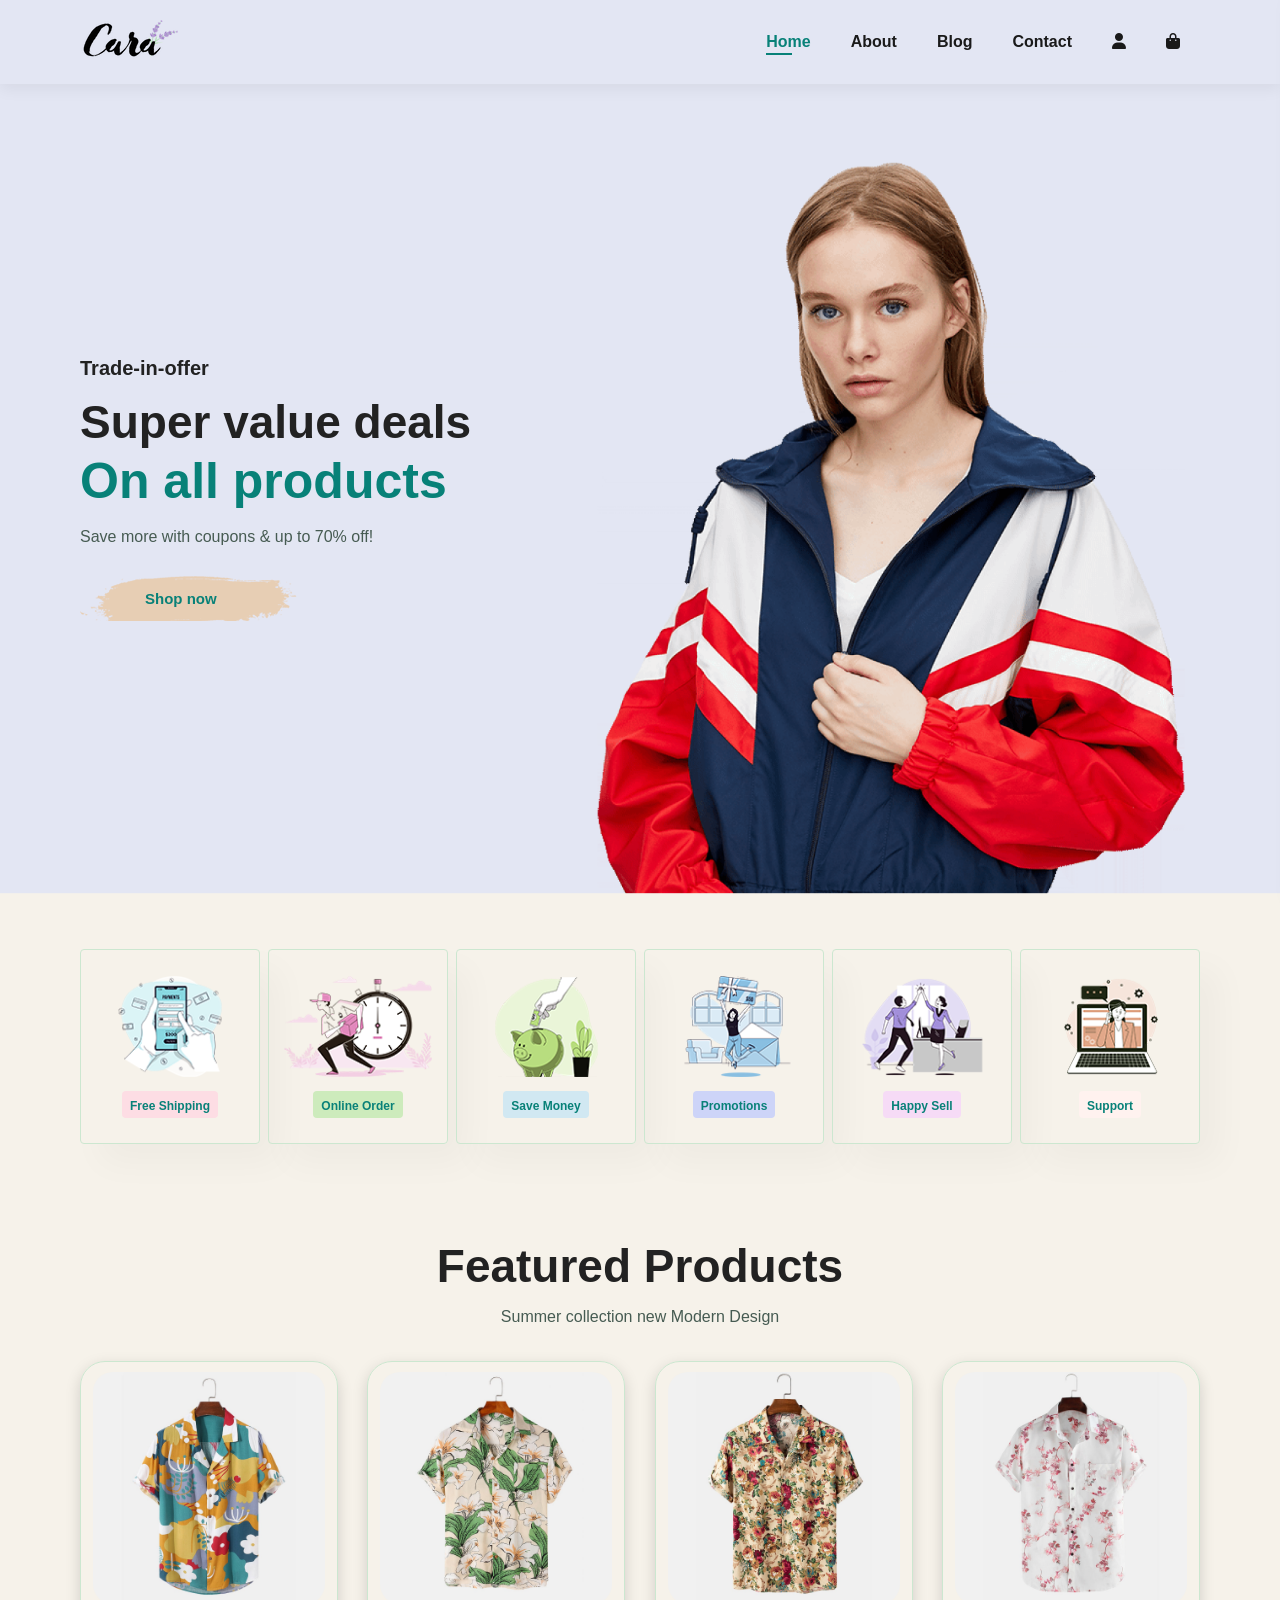
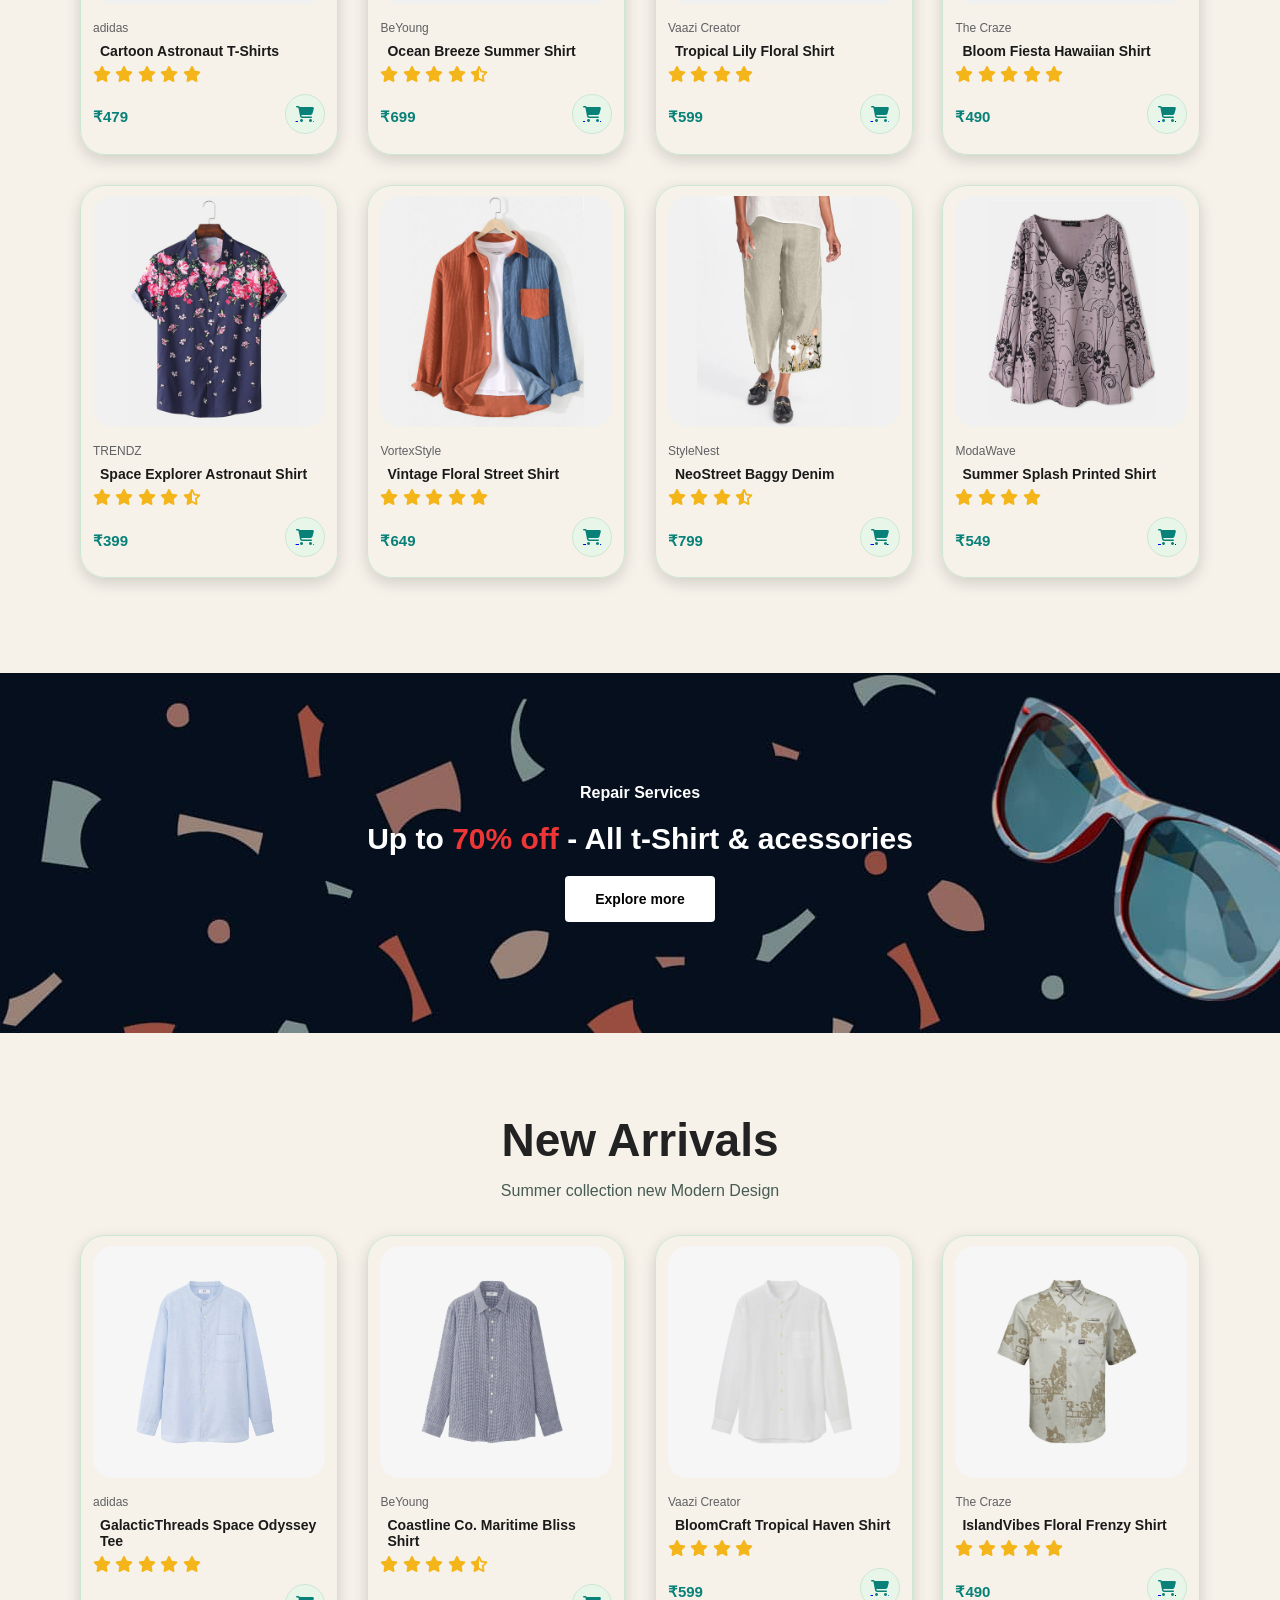
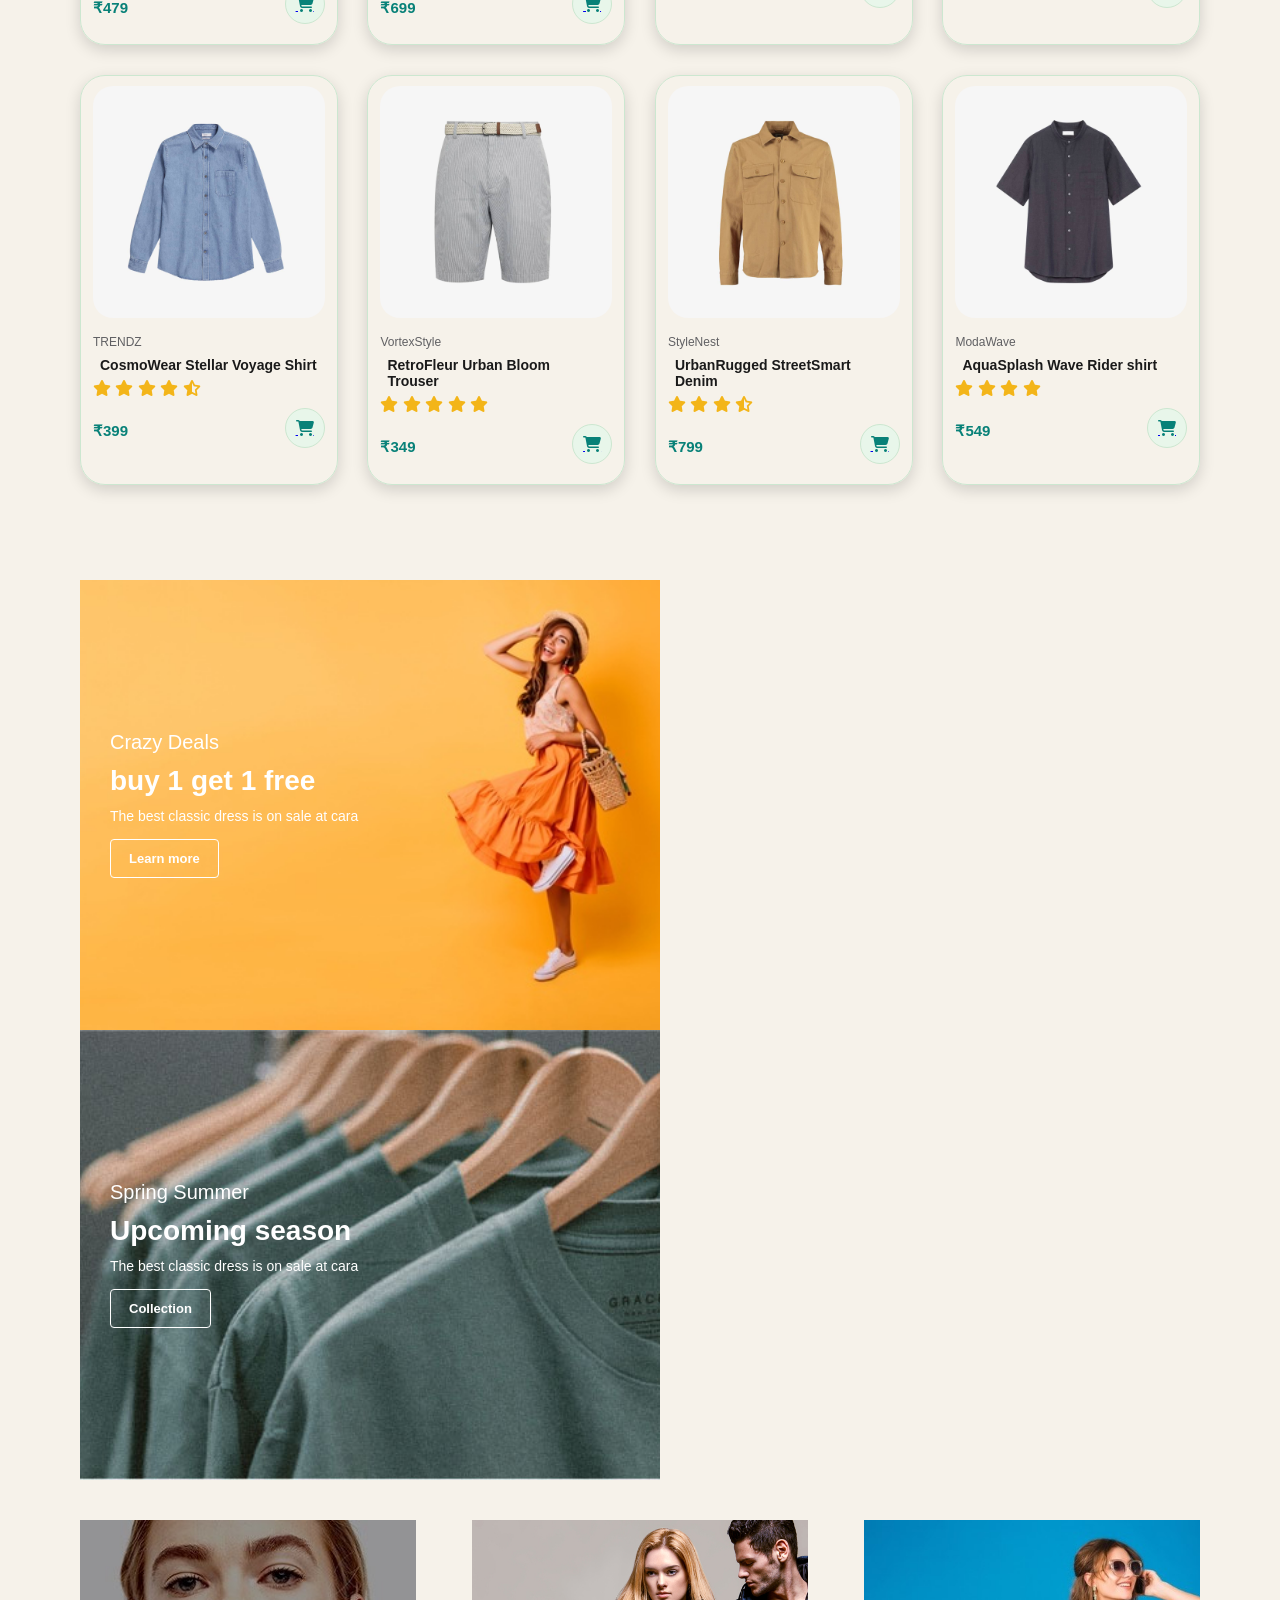
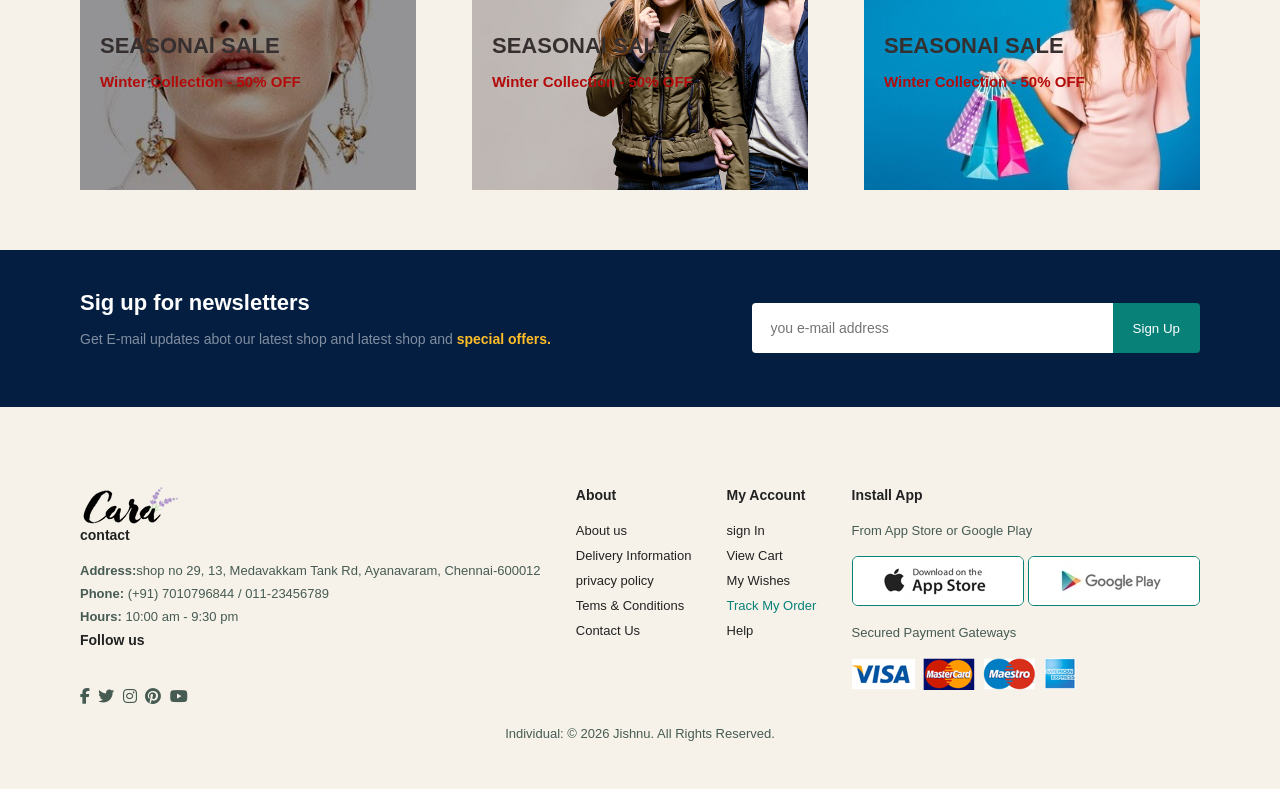
<file: index.html>
<!DOCTYPE html>
<html lang="en">
<head>
    <meta charset="UTF-8">
    <meta name="viewport" content="width=device-width, initial-scale=1.0">
    <title><ECOMMERCE-WEBSITE></title>
    <link rel="stylesheet" href="ecom.css">
    <!-- Font Awesome CDN -->
<link rel="stylesheet" href="https://cdnjs.cloudflare.com/ajax/libs/font-awesome/6.4.2/css/all.min.css"
/>
</head>
<body>

    <section id="header">
        <a href="#"> <img src="img/button/logo.png" class="logo"></a>

        <div>
         <ul id="navbar">
        <li><a class="active" href="index.html">Home</a></li>
        <li><a href="about.html">About</a></li>
        <li><a href="blog.html">Blog</a></li>
        <li><a href="contact.html">Contact</a></li>
        <li><a href="login.html"><i class="fas fa-user"></i></a></li>
        <li id="cart-icon"><a href="#"><i class="fas fa-bag-shopping"></i></a></li>
        </ul>
        </div>
    </section>


    <section id="hero">
        <h4>Trade-in-offer</h4>
        <h2>Super value deals</h2>
        <h1>On all products</h1>
        <p>Save more with coupons & up to 70% off! </p>
        <button class="normal">Shop now</button>
    </section>

    <section id="feature" class="section-p1">
        <div class="fe-box">
            <img src="img/features/f1.png" alt="">
            <h6>Free Shipping</h6>
        </div>

         <div class="fe-box">
            <img src="img/features/f2.png" alt="">
            <h6>Online Order</h6>
        </div>

         <div class="fe-box">
            <img src="img/features/f3.png" alt="">
            <h6>Save Money</h6>
        </div>

         <div class="fe-box">
            <img src="img/features/f4.png" alt="">
            <h6>Promotions</h6>
        </div>

         <div class="fe-box">
            <img src="img/features/f5.png" alt="">
            <h6>Happy Sell</h6>
        </div>

         <div class="fe-box">
            <img src="img/features/f6.png" alt="">
            <h6>Support</h6>
        </div>
    </section>

 <section id="product-1" class="section-p1">

<h2>Featured Products</h2>
<p>Summer collection new Modern Design</p>

<div class="pro-container">

<div class="pro">
<img src="img/products/f1.jpg" alt="">
<div class="des">
<span>adidas</span>
<h5>Cartoon Astronaut T-Shirts</h5>

<div class="star">
<i class="fas fa-star"></i>
<i class="fas fa-star"></i>
<i class="fas fa-star"></i>
<i class="fas fa-star"></i>
<i class="fas fa-star"></i>
</div>

<div class="price-cart">
<h4>₹479</h4>
<a href="#"><i class="fas fa-shopping-cart cart"></i></a>
</div>

</div>
</div>


<div class="pro">
<img src="img/products/f2.jpg" alt="">
<div class="des">
<span>BeYoung</span>
<h5>Ocean Breeze Summer Shirt</h5>

<div class="star">
<i class="fas fa-star"></i>
<i class="fas fa-star"></i>
<i class="fas fa-star"></i>
<i class="fas fa-star"></i>
<i class="fas fa-star-half-alt"></i>
</div>

<div class="price-cart">
<h4>₹699</h4>
<a href="#"><i class="fas fa-shopping-cart cart"></i></a>
</div>

</div>
</div>

<div class="pro">
<img src="img/products/f3.jpg" alt="">
<div class="des">
<span>Vaazi Creator</span>
<h5>Tropical Lily Floral Shirt</h5>

<div class="star">
<i class="fas fa-star"></i>
<i class="fas fa-star"></i>
<i class="fas fa-star"></i>
<i class="fas fa-star"></i>
</div>

<div class="price-cart">
<h4>₹599</h4>
<a href="#"><i class="fas fa-shopping-cart cart"></i></a>
</div>

</div>
</div>

<div class="pro">
<img src="img/products/f4.jpg" alt="">
<div class="des">
<span>The Craze</span>
<h5>Bloom Fiesta Hawaiian Shirt</h5>

<div class="star">
<i class="fas fa-star"></i>
<i class="fas fa-star"></i>
<i class="fas fa-star"></i>
<i class="fas fa-star"></i>
<i class="fas fa-star"></i>
</div>

<div class="price-cart">
<h4>₹490</h4>
<a href="#"><i class="fas fa-shopping-cart cart"></i></a>
</div>

</div>
</div>

<div class="pro">
<img src="img/products/f5.jpg" alt="">
<div class="des">
<span>TRENDZ</span>
<h5>Space Explorer Astronaut Shirt</h5>

<div class="star">
<i class="fas fa-star"></i>
<i class="fas fa-star"></i>
<i class="fas fa-star"></i>
<i class="fas fa-star"></i>
<i class="fas fa-star-half-alt"></i>

</div>

<div class="price-cart">
<h4>₹399</h4>
<a href="#"><i class="fas fa-shopping-cart cart"></i></a>
</div>

</div>
</div>

<div class="pro">
<img src="img/products/f6.jpg" alt="">
<div class="des">
<span>VortexStyle</span>
<h5>Vintage Floral Street Shirt</h5>

<div class="star">
<i class="fas fa-star"></i>
<i class="fas fa-star"></i>
<i class="fas fa-star"></i>
<i class="fas fa-star"></i>
<i class="fas fa-star"></i>
</div>

<div class="price-cart">
<h4>₹649</h4>
<a href="#"><i class="fas fa-shopping-cart cart"></i></a>
</div>

</div>
</div>

<div class="pro">
<img src="img/products/f7.jpg" alt="">
<div class="des">
<span>StyleNest</span>
<h5>NeoStreet Baggy Denim</h5>

<div class="star">
<i class="fas fa-star"></i>
<i class="fas fa-star"></i>
<i class="fas fa-star"></i>
<i class="fas fa-star-half-alt"></i>
</div>

<div class="price-cart">
<h4>₹799</h4>
<a href="#"><i class="fas fa-shopping-cart cart"></i></a>
</div>

</div>
</div>

<div class="pro">
<img src="img/products/f8.jpg" alt="">
<div class="des">
<span>ModaWave</span>
<h5>Summer Splash Printed Shirt	</h5>

<div class="star">
<i class="fas fa-star"></i>
<i class="fas fa-star"></i>
<i class="fas fa-star"></i>
<i class="fas fa-star"></i>

</div>

<div class="price-cart">
<h4>₹549</h4>
<a href="#"><i class="fas fa-shopping-cart cart"></i></a>
</div>

</div>
</div>

</div>

</section>
 
<section id="banner" class="section-m1">
    <h4>Repair Services</h4>
    <h2>Up to <span>70% off</span> - All t-Shirt & acessories</h2>
    <button class="normal">Explore more</button>

</section>


 <section id="product-1" class="section-p1">

<h2>New Arrivals</h2>
<p>Summer collection new Modern Design</p>

<div class="pro-container">

<div class="pro">
<img src="img/products/n1.jpg" alt="">
<div class="des">
<span>adidas</span>
<h5>GalacticThreads Space Odyssey Tee</h5>

<div class="star">
<i class="fas fa-star"></i>
<i class="fas fa-star"></i>
<i class="fas fa-star"></i>
<i class="fas fa-star"></i>
<i class="fas fa-star"></i>
</div>

<div class="price-cart">
<h4>₹479</h4>
<a href="#"><i class="fas fa-shopping-cart cart"></i></a>
</div>

</div>
</div>


<div class="pro">
<img src="img/products/n2.jpg" alt="">
<div class="des">
<span>BeYoung</span>
<h5>Coastline Co. Maritime Bliss Shirt</h5>

<div class="star">
<i class="fas fa-star"></i>
<i class="fas fa-star"></i>
<i class="fas fa-star"></i>
<i class="fas fa-star"></i>
<i class="fas fa-star-half-alt"></i>
</div>

<div class="price-cart">
<h4>₹699</h4>
<a href="#"><i class="fas fa-shopping-cart cart"></i></a>
</div>

</div>
</div>

<div class="pro">
<img src="img/products/n3.jpg" alt="">
<div class="des">
<span>Vaazi Creator</span>
<h5>BloomCraft Tropical Haven Shirt</h5>

<div class="star">
<i class="fas fa-star"></i>
<i class="fas fa-star"></i>
<i class="fas fa-star"></i>
<i class="fas fa-star"></i>
</div>

<div class="price-cart">
<h4>₹599</h4>
<a href="#"><i class="fas fa-shopping-cart cart"></i></a>
</div>

</div>
</div>

<div class="pro">
<img src="img/products/n4.jpg" alt="">
<div class="des">
<span>The Craze</span>
<h5>IslandVibes Floral Frenzy Shirt</h5>

<div class="star">
<i class="fas fa-star"></i>
<i class="fas fa-star"></i>
<i class="fas fa-star"></i>
<i class="fas fa-star"></i>
<i class="fas fa-star"></i>
</div>

<div class="price-cart">
<h4>₹490</h4>
<a href="#"><i class="fas fa-shopping-cart cart"></i></a>
</div>

</div>
</div>

<div class="pro">
<img src="img/products/n5.jpg" alt="">
<div class="des">
<span>TRENDZ</span>
<h5> CosmoWear Stellar Voyage Shirt</h5>

<div class="star">
<i class="fas fa-star"></i>
<i class="fas fa-star"></i>
<i class="fas fa-star"></i>
<i class="fas fa-star"></i>
<i class="fas fa-star-half-alt"></i>

</div>

<div class="price-cart">
<h4>₹399</h4>
<a href="#"><i class="fas fa-shopping-cart cart"></i></a>
</div>

</div>
</div>

<div class="pro">
<img src="img/products/n6.jpg" alt="">
<div class="des">
<span>VortexStyle</span>
<h5>RetroFleur Urban Bloom Trouser</h5>

<div class="star">
<i class="fas fa-star"></i>
<i class="fas fa-star"></i>
<i class="fas fa-star"></i>
<i class="fas fa-star"></i>
<i class="fas fa-star"></i>
</div>

<div class="price-cart">
<h4>₹349</h4>
<a href="#"><i class="fas fa-shopping-cart cart"></i></a>
</div>

</div>
</div>

<div class="pro">
<img src="img/products/n7.jpg" alt="">
<div class="des">
<span>StyleNest</span>
<h5>UrbanRugged StreetSmart Denim</h5>

<div class="star">
<i class="fas fa-star"></i>
<i class="fas fa-star"></i>
<i class="fas fa-star"></i>
<i class="fas fa-star-half-alt"></i>
</div>

<div class="price-cart">
<h4>₹799</h4>
<a href="#"><i class="fas fa-shopping-cart cart"></i></a>
</div>

</div>
</div>

<div class="pro">
<img src="img/products/n8.jpg" alt="">
<div class="des">
<span>ModaWave</span>
<h5>AquaSplash Wave Rider shirt</h5>

<div class="star">
<i class="fas fa-star"></i>
<i class="fas fa-star"></i>
<i class="fas fa-star"></i>
<i class="fas fa-star"></i>

</div>

<div class="price-cart">
<h4>₹549</h4>
<a href="#"><i class="fas fa-shopping-cart cart"></i></a>
</div>

</div>
</div>

</div>

</section>

<section id="sm-banner" class="section-p1">
    <div class="banner-box">
        <h4>Crazy Deals</h4>
        <h2>buy 1 get 1 free</h2>
        <span>The best classic dress is on sale at cara</span>
        <button class="white">Learn more</button>
    </div>
    <div class="banner-box2">
        <h4>Spring Summer</h4>
        <h2>Upcoming season</h2>
        <span>The best classic dress is on sale at cara</span>
        <button class="white">Collection</button>
    </div>
</section>

<section id="banner-3">
        <div class="banner-box">
        <h2>SEASONAl SALE</h2>
        <h3>Winter Collection - 50% OFF</h3>
    </div>
        <div class="banner-box3">
        <h2>SEASONAl SALE</h2>
        <h3>Winter Collection - 50% OFF</h3>
    </div>
        <div class="banner-box4">
        <h2>SEASONAl SALE</h2>
        <h3>Winter Collection - 50% OFF</h3>
    </div>

</section>
 
<section id="newsletter" class="section-p1 section-m1">
    <div class="newstext">
        <h4>Sig up for newsletters</h4>
        <p>Get E-mail updates abot our latest shop and latest shop and <span> special offers.</span></p>
    </div>
    <div class="form">
        <input type="text" placeholder="you e-mail address">
        <button>Sign Up</button>
    </div>
</section>

<footer class="section-p1">
    <div class="col">
        <img src="img/button/logo.png" alt="">
        <h4>contact</h4>
        <p><strong>Address:</strong>shop no 29, 13, Medavakkam Tank Rd, Ayanavaram, Chennai-600012</p>
        <p><strong>Phone:</strong> (+91) 7010796844 / 011-23456789</p>
        <p><strong>Hours:</strong> 10:00 am - 9:30 pm</p>
        <div class="follow">
            <h4>Follow us</h4>
            <div class="icon">
                <i class="fab fa-facebook-f"></i>
                <i class="fab fa-twitter"></i>
                <i class="fab fa-instagram"></i>
                <i class="fab fa-pinterest"></i>
                <i class="fab fa-youtube"></i>
            </div>
        </div>
    </div>

    <div class="col">
        <h4>About</h4>
        <a href="#">About us</a>
        <a href="#">Delivery Information</a>
        <a href="#">privacy policy</a>
        <a href="#">Tems & Conditions</a>
        <a href="#">Contact Us</a>
    </div>
        <div class="col">
        <h4>My Account</h4>
        <a href="#">sign In</a>
        <a href="#">View Cart</a>
        <a href="#">My Wishes</a>
        <a href="#">Track My Order</a>
        <a href="#">Help</a>
    </div>
    <div class="col install">
        <h4>Install App</h4>
        <p>From App Store or Google Play</p>
        <div class="row">
            <img src="img/pay/app.jpg">
            <img src="img/pay/play.jpg">
        </div>
        <p>Secured Payment Gateways</p>
        <img src="img/pay/pay.png">
    </div>
    <div class="copyright">
        <p>Individual: © 2026 Jishnu. All Rights Reserved.</p>
    </div>
</footer>

  



    <script src="ecom.js"></script>
</body>
</html>
</file>
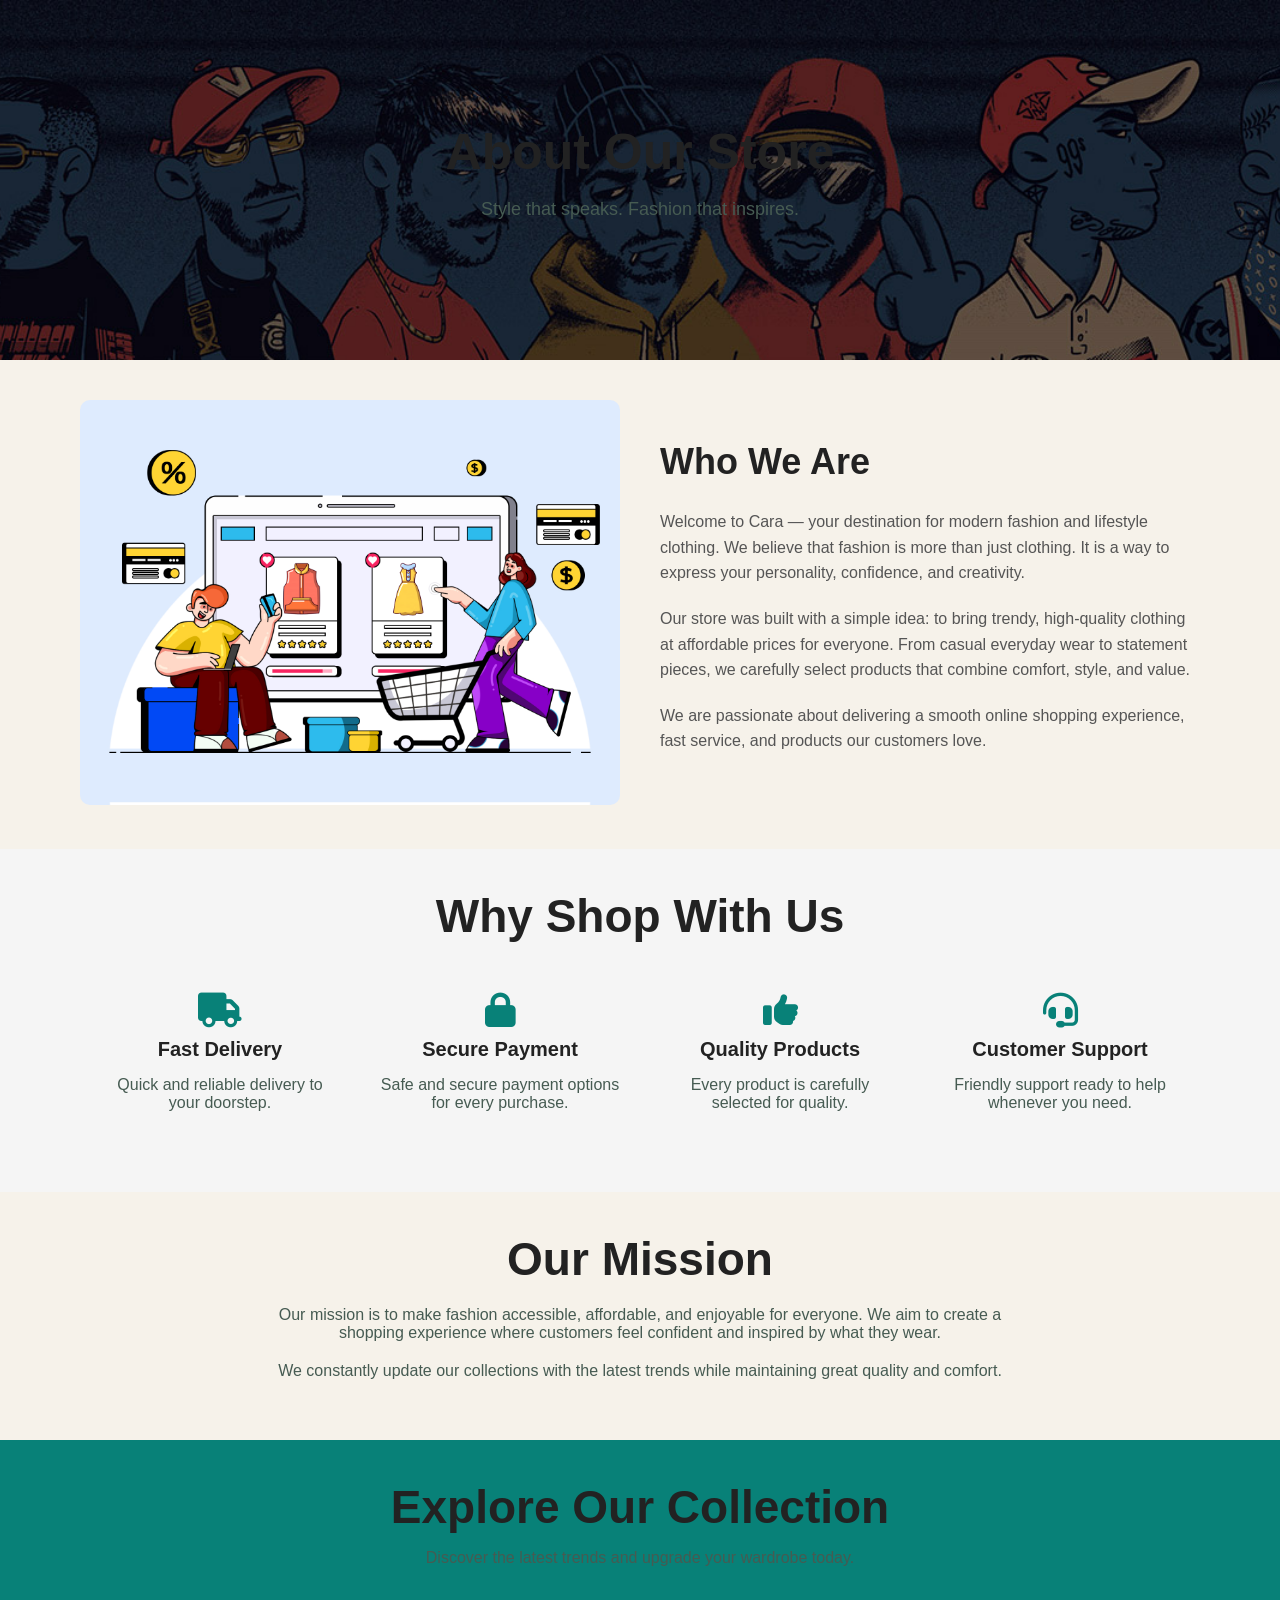
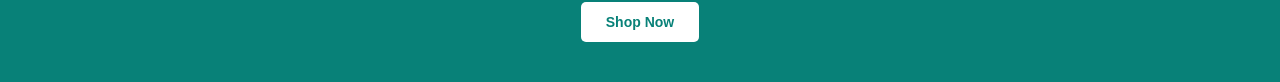
<file: about.html>
<!DOCTYPE html>
<html lang="en">
<head>
<meta charset="UTF-8">
<meta name="viewport" content="width=device-width, initial-scale=1.0">
<title>About Us - Cara</title>

<link rel="stylesheet" href="ecom.css">

<link rel="stylesheet"
href="https://cdnjs.cloudflare.com/ajax/libs/font-awesome/6.4.2/css/all.min.css">
</head>

<body>

<section id="about-hero">
    <h1>About Our Store</h1>
    <p>Style that speaks. Fashion that inspires.</p>
</section>

<section id="about" class="section-p1">

<div class="about-container">

<div class="about-image">
<img src="img/about/a6.jpg">
</div>

<div class="about-text">
<h2>Who We Are</h2>

<p>
Welcome to Cara — your destination for modern fashion and lifestyle clothing.
We believe that fashion is more than just clothing. It is a way to express your
personality, confidence, and creativity.
</p>

<p>
Our store was built with a simple idea: to bring trendy, high-quality clothing
at affordable prices for everyone. From casual everyday wear to statement
pieces, we carefully select products that combine comfort, style, and value.
</p>

<p>
We are passionate about delivering a smooth online shopping experience,
fast service, and products our customers love.
</p>

</div>

</div>

</section>


<section id="why-us" class="section-p1">

<h2>Why Shop With Us</h2>

<div class="features">

<div class="feature-box">
<i class="fas fa-truck"></i>
<h4>Fast Delivery</h4>
<p>Quick and reliable delivery to your doorstep.</p>
</div>

<div class="feature-box">
<i class="fas fa-lock"></i>
<h4>Secure Payment</h4>
<p>Safe and secure payment options for every purchase.</p>
</div>

<div class="feature-box">
<i class="fas fa-thumbs-up"></i>
<h4>Quality Products</h4>
<p>Every product is carefully selected for quality.</p>
</div>

<div class="feature-box">
<i class="fas fa-headset"></i>
<h4>Customer Support</h4>
<p>Friendly support ready to help whenever you need.</p>
</div>

</div>

</section>


<section id="about-store" class="section-p1">

<h2>Our Mission</h2>

<p>
Our mission is to make fashion accessible, affordable, and enjoyable for
everyone. We aim to create a shopping experience where customers feel
confident and inspired by what they wear.
</p>

<p>
We constantly update our collections with the latest trends while maintaining
great quality and comfort.
</p>

</section>


<section id="cta" class="section-p1">

<h2>Explore Our Collection</h2>
<p>Discover the latest trends and upgrade your wardrobe today.</p>

<a href="index.html">
<button class="normal">Shop Now</button>
</a>

</section>

</body>
</html>
</file>
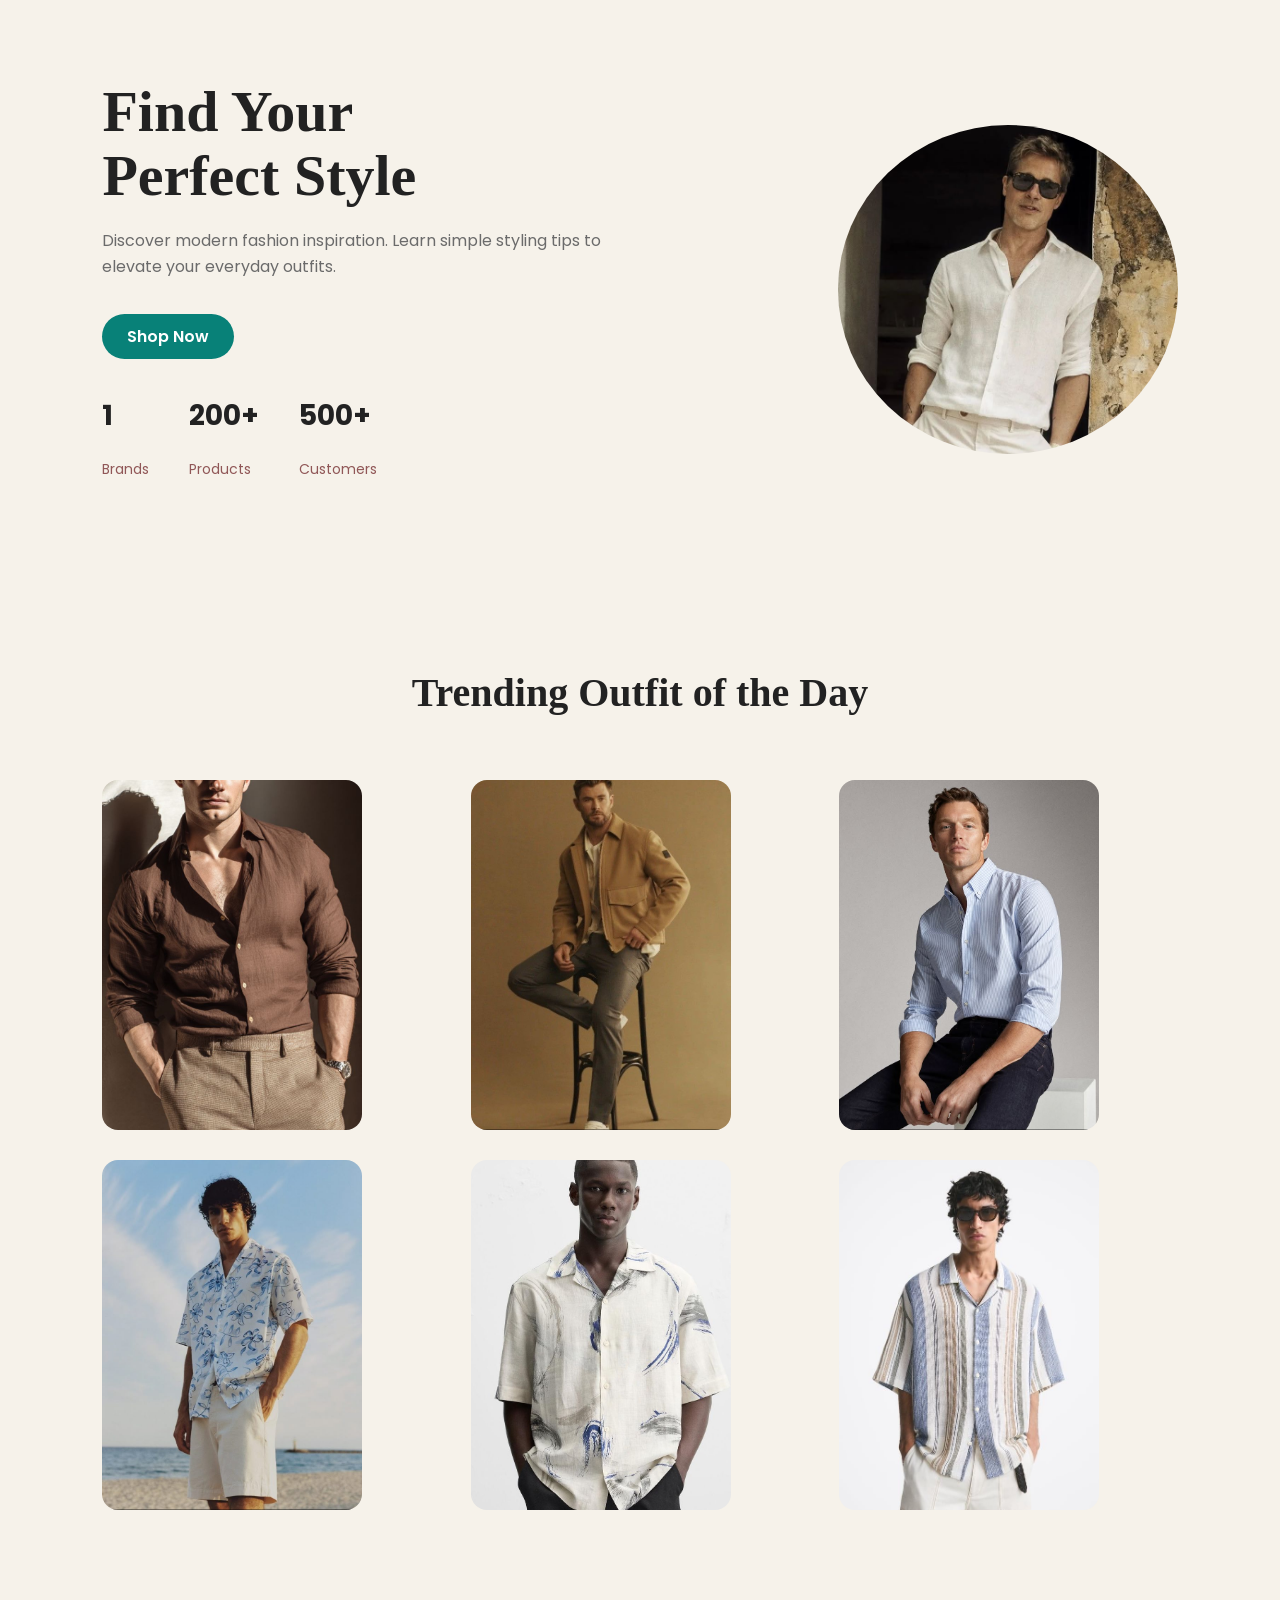
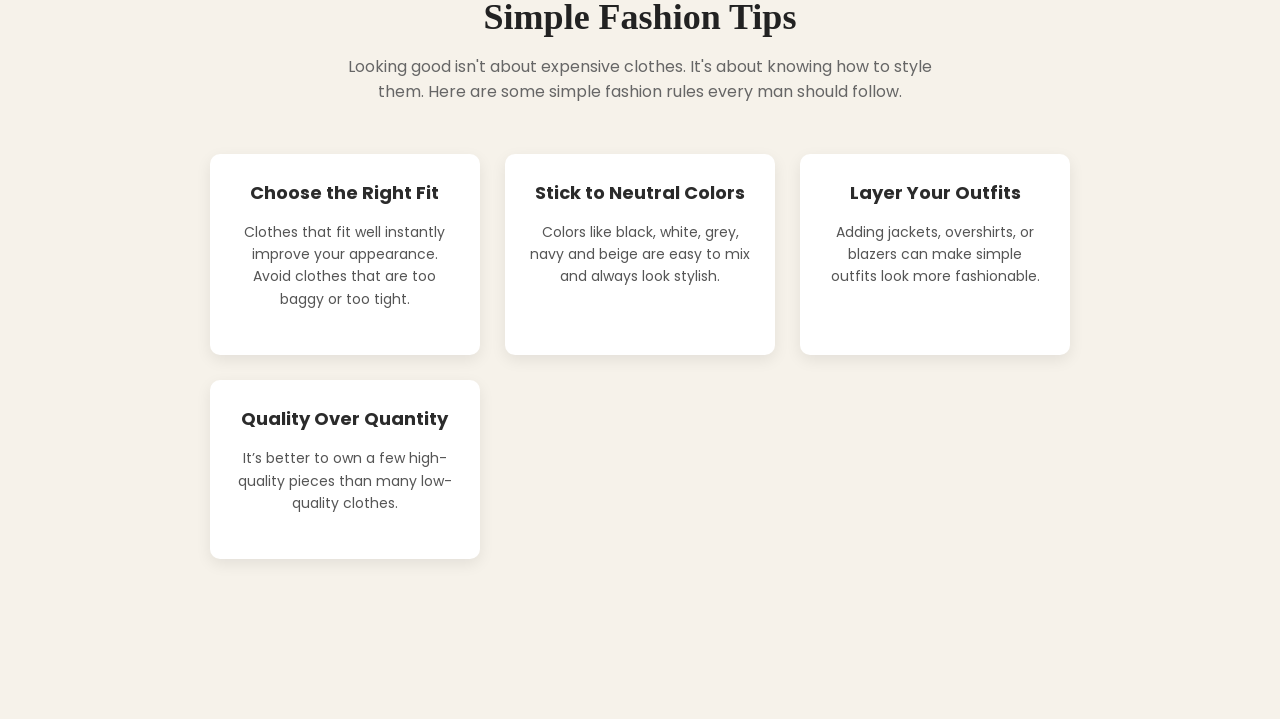
<file: blog.html>
<!DOCTYPE html>
<html lang="en">

<head>
<meta charset="UTF-8">
<meta name="viewport" content="width=device-width, initial-scale=1.0">
<title>Fashion Blog</title>
<link rel="stylesheet" href="ecom.css">

<link href="https://fonts.googleapis.com/css2?family=Poppins:wght@300;400;500&display=swap" rel="stylesheet">
</head>

<body>

<!-- HERO SECTION -->

<section class="hero">

<div class="hero-text">

<h1>Find Your<br>Perfect Style</h1>

<p>
Discover modern fashion inspiration. Learn simple styling tips
to elevate your everyday outfits.
</p>
<a href="index.html">
    <button class="shop-btn">Shop Now</button>
</a>

<div class="stats">

<div>
<h2>1</h2>
<p>Brands</p>
</div>

<div>
<h2>200+</h2>
<p>Products</p>
</div>

<div>
<h2>500+</h2>
<p>Customers</p>
</div>

</div>

</div>


<div class="hero-image">
<img src="img/blog/bradpitt.jpg">
</div>

</section>


<!-- TRENDING SECTION -->

<section class="trending">

<h2>Trending Outfit of the Day</h2>

<div class="outfit-grid">

<!-- CARD 1 -->

<div class="outfit-card">

<img src="img/blog/henryy.jpg">

<div class="tip">
<h3>Casual Tip</h3>
<p>“Unbuttoned confidence in muted browns makes every move feel luxe.”</p>
</div>

</div>


<!-- CARD 2 -->

<div class="outfit-card">

<img src="img/blog/thor.jpg">

<div class="tip">
<h3>Tan jacket look</h3>
<p>Tan layers whisper sophistication, while grey pants keep the vibe grounded and sharp.”</p>
</div>

</div>


<!-- CARD 3 -->

<div class="outfit-card">

<img src="img/blog/blueshirt.jpg">

<div class="tip">
<h3>Blue shirt look </h3>
<p>“Light blue silk-soft shirt paired with dark pants = understated class in every angle.”</p>
</div>

</div>


<!-- CARD 4 -->

<div class="outfit-card">

<img src="img/blog/Mango Man Summer 2021 Fashions.jpg">

<div class="tip">
<h3>For a sleek blazer look </h3>
<p>A sharp blazer cuts through the noise, making every moment feel boardroom-ready.”</p>
</div>

</div>


<!-- CARD 5 -->

<div class="outfit-card">

<img src="img/blog/nigga.jpg">

<div class="tip">
<h3>Weekend Outfit</h3>
<p>“Soft pastels bring a breath of freshness, paired with denim for laid-back charm.”</p>
</div>

</div>


<!-- CARD 6 -->

<div class="outfit-card">

<img src="img/blog/lasst.jpg">

<div class="tip">
<h3>Smart Casual</h3>
<p>“Monochrome minimalism = maximum impact, sleek and polished in a single tone.”</p>
</div>

</div>

</div>

<!-- STYLE GUIDE SECTION -->

<section class="style-guide">

<h2>Simple Fashion Tips</h2>
<p class="guide-subtitle">
Looking good isn't about expensive clothes. It's about knowing how to style them.
Here are some simple fashion rules every man should follow.
</p>

<div class="tips-container">

<div class="tip-box">
<h3>Choose the Right Fit</h3>
<p>
Clothes that fit well instantly improve your appearance.
Avoid clothes that are too baggy or too tight.
</p>
</div>

<div class="tip-box">
<h3>Stick to Neutral Colors</h3>
<p>
Colors like black, white, grey, navy and beige
are easy to mix and always look stylish.
</p>
</div>

<div class="tip-box">
<h3>Layer Your Outfits</h3>
<p>
Adding jackets, overshirts, or blazers can make
simple outfits look more fashionable.
</p>
</div>

<div class="tip-box">
<h3>Quality Over Quantity</h3>
<p>
It’s better to own a few high-quality pieces
than many low-quality clothes.
</p>
</div>

</div>

</section>

</section>

</body>
</html>
</file>
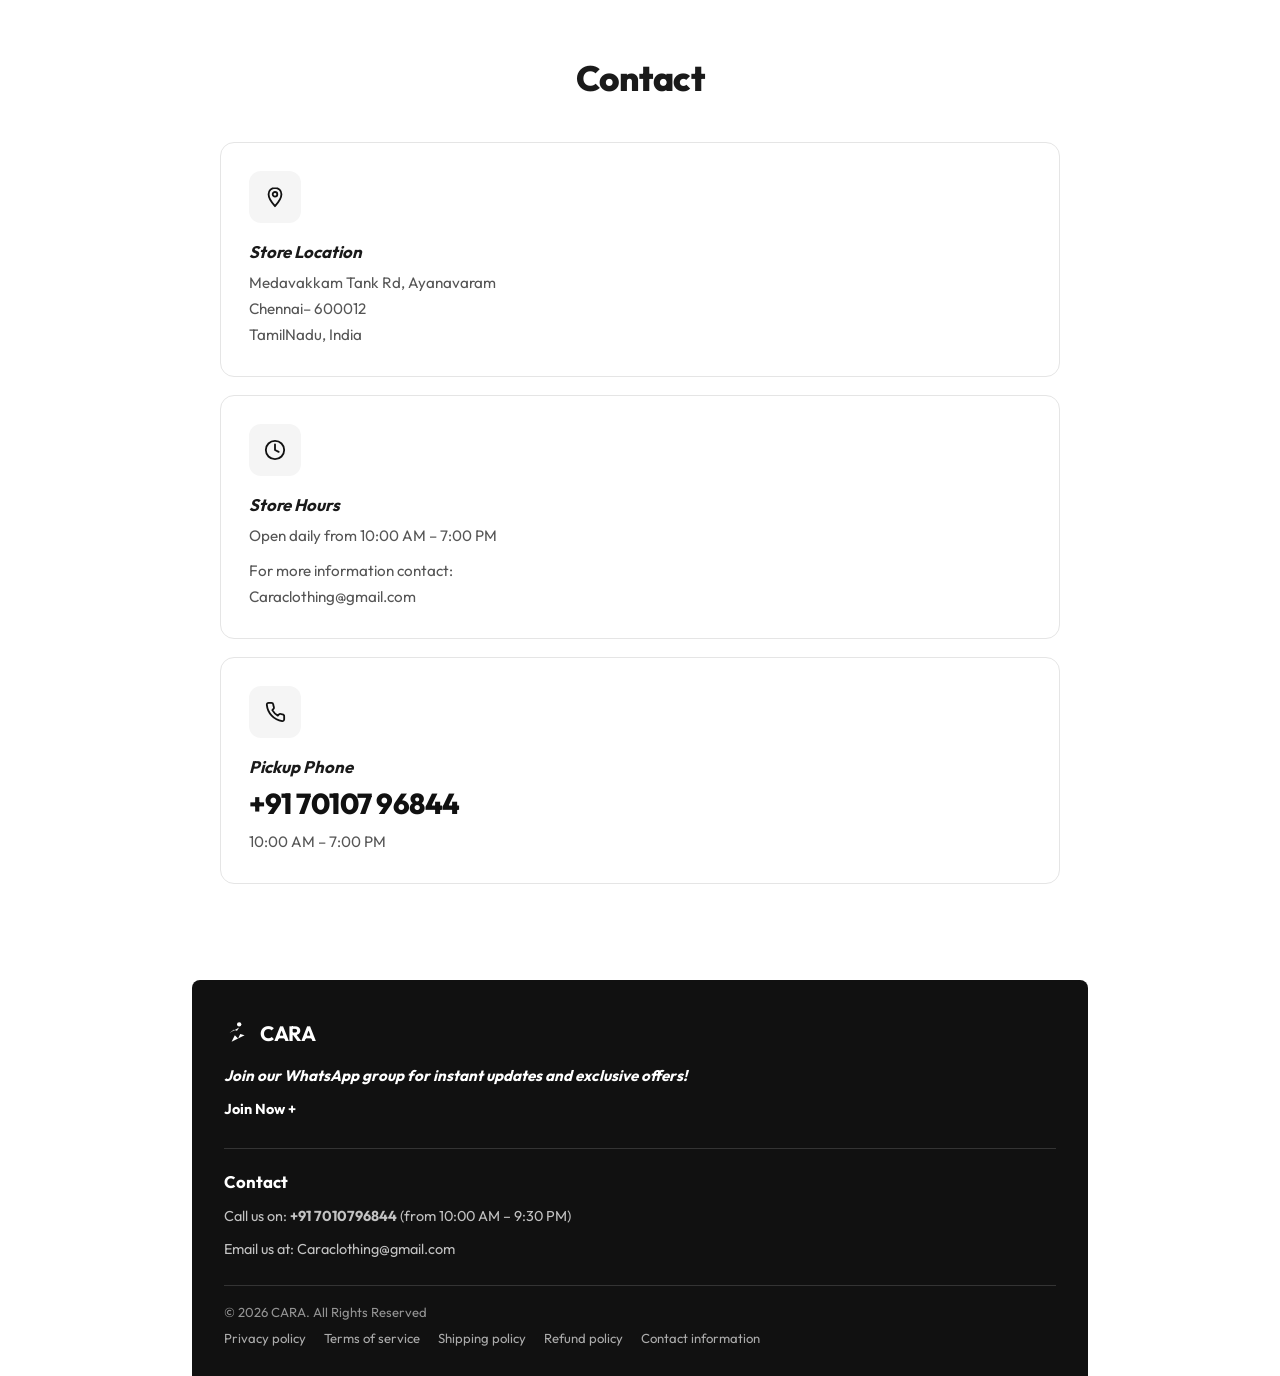
<file: contact.html>
<!DOCTYPE html>
<html lang="en">
<head>
<meta charset="UTF-8">
<meta name="viewport" content="width=device-width, initial-scale=1.0"/>
<title>Contact – CARA</title>

<link href="https://fonts.googleapis.com/css2?family=Outfit:wght@400;500;600;700;800&display=swap" rel="stylesheet"/>

<style>

*,
*::before,
*::after{
box-sizing:border-box;
margin:0;
padding:0;
}

:root{
--black:#111111;
--white:#ffffff;
--gray-bg:#f5f5f5;
--border:#e5e5e5;
--text:#1a1a1a;
--muted:#555555;
}

body{
font-family:'Outfit',sans-serif;
background:var(--white);
color:var(--text);

/* CHANGED WIDTH */
max-width:900px;
width:70%;
margin:0 auto;
}

/* CONTACT SECTION */

.contact-section{
padding:56px 28px 48px;
}

.contact-section h1{
font-size:2.2rem;
font-weight:800;
text-align:center;
letter-spacing:-0.5px;
margin-bottom:42px;
}

.card{
border:1.5px solid var(--border);
border-radius:14px;
padding:28px;
margin-bottom:18px;
background:var(--white);
transition:.2s;
}

.card:hover{
border-color:#d0d0d0;
}

.card-icon{
width:52px;
height:52px;
background:var(--gray-bg);
border-radius:12px;
display:flex;
align-items:center;
justify-content:center;
margin-bottom:18px;
}

.card-icon svg{
width:22px;
height:22px;
stroke:var(--black);
fill:none;
stroke-width:2;
stroke-linecap:round;
stroke-linejoin:round;
}

.card h2{
font-size:1.05rem;
font-weight:700;
margin-bottom:8px;
font-style:italic;
}

.card p{
font-size:0.95rem;
color:var(--muted);
line-height:1.7;
}

.card a{
color:var(--muted);
text-decoration:none;
}

.card a:hover{
text-decoration:underline;
}

.phone-number{
font-size:1.8rem;
font-weight:800;
color:var(--black);
margin:8px 0;
letter-spacing:-0.5px;
}

/* FOOTER */

footer{
background:var(--black);
color:var(--white);
padding:40px 32px 30px;
margin-top:30px;
border-radius:8px 8px 0 0;
}

.footer-brand{
display:flex;
align-items:center;
gap:10px;
margin-bottom:18px;
}

.footer-brand svg{
width:26px;
height:26px;
fill:var(--white);
}

.footer-brand span{
font-size:1.3rem;
font-weight:700;
letter-spacing:-0.3px;
}

.footer-whatsapp{
margin-bottom:30px;
}

.footer-whatsapp p{
font-size:0.95rem;
font-weight:700;
font-style:italic;
line-height:1.6;
margin-bottom:10px;
}

.footer-whatsapp a{
font-size:0.9rem;
font-weight:700;
color:var(--white);
text-decoration:none;
}

.footer-whatsapp a:hover{
text-decoration:underline;
}

.footer-divider{
border:none;
border-top:1px solid rgba(255,255,255,0.15);
margin:22px 0;
}

.footer-contact h3{
font-size:1.05rem;
font-weight:700;
margin-bottom:12px;
}

.footer-contact p{
font-size:0.9rem;
color:rgba(255,255,255,0.75);
line-height:1.7;
}

.footer-contact strong{
color:var(--white);
}

.footer-contact a{
color:rgba(255,255,255,0.75);
text-decoration:none;
}

.footer-contact a:hover{
color:var(--white);
}

.footer-quick-links{
border-top:1px solid rgba(255,255,255,0.15);
margin-top:20px;
padding-top:16px;
}

.footer-quick-links-header{
display:flex;
justify-content:space-between;
align-items:center;
cursor:pointer;
}

.footer-quick-links-header h3{
font-size:1.05rem;
font-weight:700;
}

.footer-quick-links-header span{
font-size:1.3rem;
font-weight:300;
}

.footer-bottom{
margin-top:24px;
border-top:1px solid rgba(255,255,255,0.15);
padding-top:18px;
}

.footer-bottom p{
font-size:0.82rem;
color:rgba(255,255,255,0.55);
margin-bottom:10px;
}

.footer-links{
display:flex;
flex-wrap:wrap;
gap:8px 18px;
}

.footer-links a{
font-size:0.82rem;
color:rgba(255,255,255,0.65);
text-decoration:none;
}

.footer-links a:hover{
color:var(--white);
}

/* MOBILE */

@media(max-width:768px){

body{
width:95%;
max-width:100%;
}

}

</style>
</head>

<body>

<section class="contact-section">

<h1>Contact</h1>

<div class="card">
<div class="card-icon">
<svg viewBox="0 0 24 24">
<path d="M12 2C8.13 2 5 5.13 5 9c0 5.25 7 13 7 13s7-7.75 7-13c0-3.87-3.13-7-7-7zm0 9.5A2.5 2.5 0 1 1 12 6.5a2.5 2.5 0 0 1 0 5z"/>
</svg>
</div>

<h2>Store Location</h2>

<p>Medavakkam Tank Rd, Ayanavaram<br>
Chennai– 600012<br>
TamilNadu, India
</p>
</div>

<div class="card">
<div class="card-icon">
<svg viewBox="0 0 24 24">
<circle cx="12" cy="12" r="10"/>
<polyline points="12 6 12 12 16 14"/>
</svg>
</div>

<h2>Store Hours</h2>

<p>Open daily from 10:00 AM – 7:00 PM</p>

<p style="margin-top:10px">
For more information contact:<br>
<a href="mailto:thayyilsports@gmail.com">Caraclothing@gmail.com</a>
</p>
</div>

<div class="card">

<div class="card-icon">
<svg viewBox="0 0 24 24">
<path d="M22 16.92v3a2 2 0 0 1-2.18 2A19.86 19.86 0 0 1 3.08 4.18 2 2 0 0 1 5.07 2h3a2 2 0 0 1 2 1.72 12.84 12.84 0 0 0 .7 2.81 2 2 0 0 1-.45 2.11L9.08 9.91a16 16 0 0 0 6 6l1.27-1.27a2 2 0 0 1 2.11-.45 12.84 12.84 0 0 0 2.81.7A2 2 0 0 1 22 16.92z"/>
</svg>
</div>

<h2>Pickup Phone</h2>

<div class="phone-number">+91 70107 96844</div>

<p>10:00 AM – 7:00 PM</p>

</div>

</section>

<footer>

<div class="footer-brand">
<svg viewBox="0 0 24 24">
<circle cx="14" cy="4" r="2"/>
<path d="M7 20l3-6 3 3 2-4 4 1M5 12l4-3 3 1 2-3"/>
</svg>
<span>CARA</span>
</div>

<div class="footer-whatsapp">
<p>Join our WhatsApp group for instant updates and exclusive offers!</p>
<a href="#">Join Now +</a>
</div>

<hr class="footer-divider">

<div class="footer-contact">

<h3>Contact</h3>

<p>
Call us on:
<strong>
<a href="tel:+918129048048">+91 7010796844</a>
</strong>
(from 10:00 AM – 9:30 PM)
</p>

<p style="margin-top:8px">
Email us at:
<a href="mailto:thayyilsports@gmail.com">
Caraclothing@gmail.com
</a>
</p>

</div>

<div class="footer-bottom">

<p>© 2026 CARA. All Rights Reserved</p>

<div class="footer-links">
<a href="#">Privacy policy</a>
<a href="#">Terms of service</a>
<a href="#">Shipping policy</a>
<a href="#">Refund policy</a>
<a href="#">Contact information</a>
</div>

</div>

</footer>

</body>
</html>
</file>
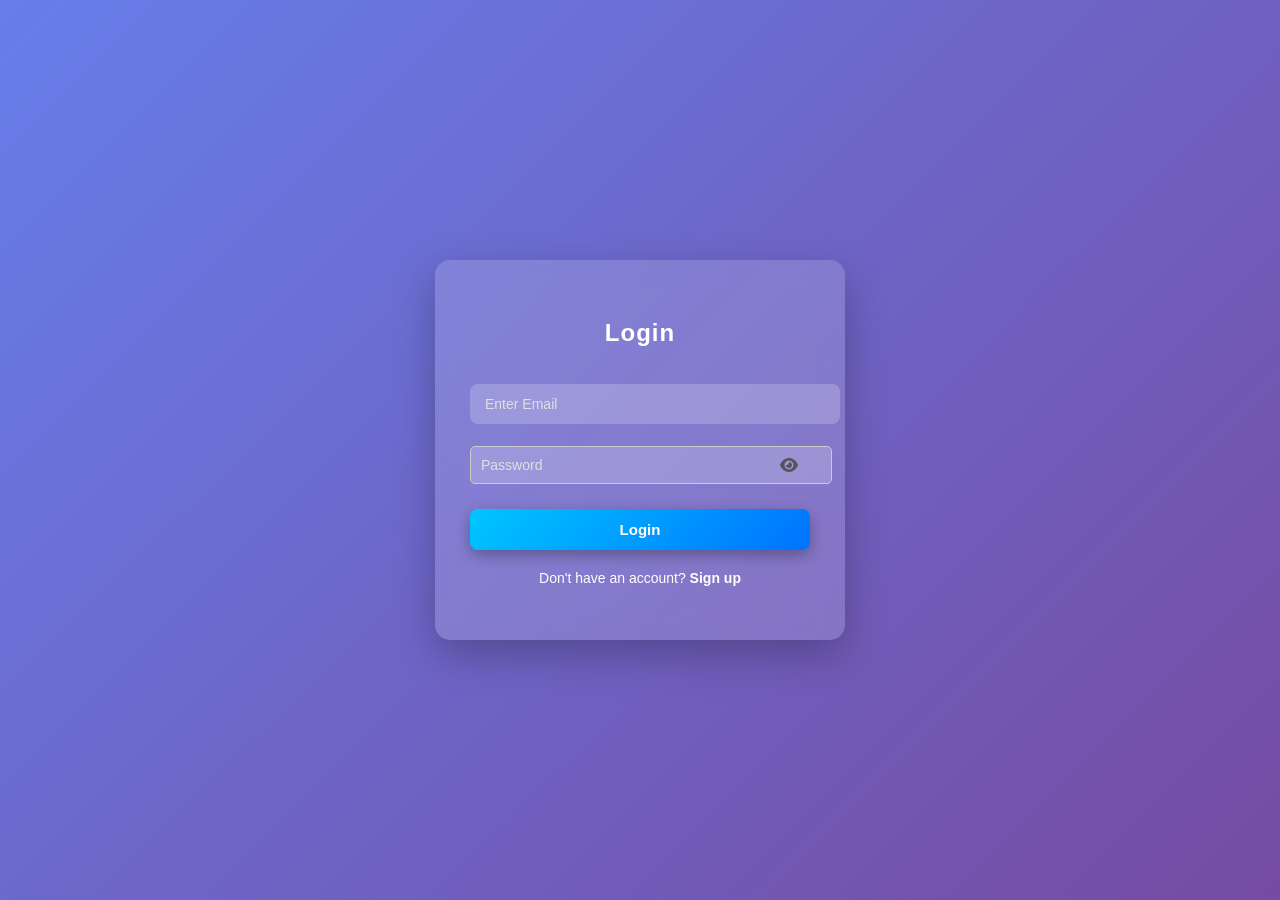
<file: login.html>
<!DOCTYPE html>
<html lang="en">
<head>
<meta charset="UTF-8">
<meta name="viewport" content="width=device-width, initial-scale=1.0">
<title>Login</title>
<link rel="stylesheet" href="login.css">
<link rel="stylesheet" href="https://cdnjs.cloudflare.com/ajax/libs/font-awesome/6.4.2/css/all.min.css">
</head>

<body>

<div class="login-container">

<h2>Login</h2>

<input type="email" id="email" placeholder="Enter Email">
<div class="password-box">
    <input type="password" id="password" placeholder="Password">
    <i class="fa fa-eye" id="togglePassword"></i>
</div>

<button onclick="loginUser()">Login</button>

<p>Don't have an account? <a href="#">Sign up</a></p>

</div>

<script src="login.js"></script>

</body>
</html>
</file>
<file: ecom.css>
@import url("https://fonts.googleapis.com/css2?family=Spartan:wght@100;200;300;400;500;600;700;800;900&display=swap");
* {
  margin: 0;
  padding: 0;
  box-sizing: border-box;
  font-family: "Spartan", sans-serif;
}

html {
  scroll-behavior: smooth;
}

/* Global Styles */

h1 {
  font-size: 50px;
  line-height: 64px;
  color: #222;
}

h2 {
  font-size: 46px;
  line-height: 54px;
  color: #222;
}

h4 {
  font-size: 20px;
  color: #222;
}

h6 {
  font-weight: 700;
  font-size: 12px;
}

p {
  font-size: 16px;
  color: #465b52;
  margin: 15px 0 20px 0;
}

.section-p1 {
  padding: 40px 80px;
}

.section-m1 {
  margin: 40px 0;
}

button.normal{
  font-size: 14px;
  font-weight: 600;
  padding:15px 30px;
  color: #000;
  background-color: #fff;
  border-radius: 4px;
  cursor: pointer;
  border: none;
  outline: none;
  transition: 0.2s ease;
}
button.normal:hover{
  background-color:#088178;
  color:#fff;
  transform:translateY(-4px);
  box-shadow:0 8px 20px rgba(0,0,0,0.2);
}
body {
  width: 100%;
}

#header{
    display: flex;
    align-items: center;
    justify-content: space-between;
    padding: 20px 80px;
    background-color: #e3e6f3;
    box-shadow: 0 5px 15px rgba(0, 0, 0, 0.06);
    z-index: 999;
    position: sticky;
    top:0;
    left:0;
}

#navbar{
    display: flex;
    align-items: center;
    justify-content: center;
}


#navbar li{
    list-style: none;
    padding: 0 20px;
    position: relative;
}

#navbar li a{
    text-decoration: none;
    font-size: 16px;
    font-weight: 600;
    color: #1a1a1a;
    transition: 0.3 ease;
}

#navbar li a:hover,
#navbar li a.active{
    color: #088178;
}

#navbar li a.active::after,
#navbar li a:hover::after{
  content: "";
  width: 30%;
  height: 2px;
  background-color: #088178;
  position: absolute;
  bottom: -4px;
  left:20px;
}

#hero{
  background-image: url("img/button/hero4.png");
  height: 90vh;
  width: 100%;
  background-size: cover;
  background-position: top 25% right 0;
  padding: 0 80px;
  display: flex;
  flex-direction: column;
  align-items: flex-start;
  justify-content: center;
}

#hero h4{
   padding-bottom: 15px;  
}
#hero h1{
  color: #088178;
}

#hero button{
  margin-top: 10px;
  background-image: url(img/button/button.png);
  background-color: transparent;
  color: #088178;
  border: 0;
  padding: 14px 80px 14px 65px;
  background-repeat: no-repeat;
  cursor: pointer;
  font-weight: 700;
  font-size: 15px;
}

#feature .fe-box{
  width: 180px;
  text-align: center;
  padding: 25px 15px;
  box-shadow: 20px 20px 34px rgba(0, 0, 0, 0.03);
  border:1px solid  #cce7d0;
  border-radius: 4px;
  margin:15px 0;
}

#feature .fe-box:hover{
    box-shadow: 10px 10px 54px rgba(70, 62, 221, 0.1);
}

#feature .fe-box h6{
  display: inline-block;
  padding: 9px 8px 6px 8px;
  line-height: 1;
  border-radius: 4px;
  color: #088178;
  background-color: #fddde4;
}

#feature .fe-box:nth-child(2) h6{
  background-color: #cdebbc;
}

#feature .fe-box:nth-child(3) h6{
  background-color: #d1e8f2;
}

#feature .fe-box:nth-child(4) h6{
  background-color: #cdd4f8;
}

#feature .fe-box:nth-child(5) h6{
  background-color: #f6dbf6;
}

#feature .fe-box:nth-child(6) h6{
  background-color: #fff2ef;
}

#feature .fe-box img{
  width: 100%;
  margin-bottom: 10px;
}

#feature {
  display: flex;
  align-items: center;
  justify-content: space-between;
  flex-wrap: wrap;
}

#product-1{
  text-align: center;
}

#product-1 .pro-container{
  display:flex;
  justify-content:space-between;
  flex-wrap:wrap;
}


#product-1 .pro{
  width: 23%;
  min-width: 250px;
  padding: 10px 12px;
  border: 1px solid #cce7d0;
  border-radius: 25px;
  cursor: pointer;
  box-shadow: 0px 5px 15px rgba(0,0,0,0.15);
  margin: 15px 0;
  transition: 0.2s ease;
}

#product-1 .pro:hover{
  box-shadow: 0px 10px 25px rgba(0,0,0,0.25);
}

#product-1 .pro:hover{
  transform: translateY(-5px);
  box-shadow: 0px 15px 35px rgba(0,0,0,0.25);
}
#product-1 .pro img{
  width: 100%;
  border-radius: 20px;
}

#product-1 .pro .des{
  text-align: start;
  padding: 10px 0;
}
#product-1 .pro .des span{
  color: #606063;
  font-size: 12px;
}
#product-1 .pro .des h5{
  padding: 7px;
  color:#1a1a1a;
  font-size: 14px;
}

#product-1 .pro .star i{
  color: #f3b519;
}

#product-1 .pro .des h4 {
  padding-top:7px;
  font-size: 15px;
  font-weight: 700;
  color: #088178;
}


#product-1 .pro .price-cart{
  display:flex;
  justify-content:space-between;
  align-items:center;
  margin-top:10px;
}

#product-1 .pro .cart{
  width:40px;
  height:40px;
  line-height:40px;
  border-radius:50%;
  background:#e8f6ea;
  color:#088178;
  display:flex;
  align-items:center;
  justify-content:center;
  border: 1px solid #cce7d0;
}

#banner{
  display: flex;
  flex-direction: column;
  justify-content: center;
  align-items: center;
  text-align: center;
  background-image: url(img/banner/b2.jpg);
  width: 100%;
  background-size: cover;
  height: 40vh;
  background-position: center;
}
#banner h4{
  color: white;
  font-size: 16px;
}
#banner h2{
  color: white;
  font-size: 30px;
  padding: 10px 0;
}

#banner h2 span{
  color: #ef3636;
}

#sm-banner .banner-box{
  display: flex;
  flex-direction: column;
  justify-content: center;
  align-items: flex-start;
  text-align: center;
  background-image: url(img/banner/b17.jpg);
  min-width: 580px;
  background-size: cover;
  height: 50vh;
  background-position: center;
  padding: 30px;
}

#sm-banner .banner-box2{
   display: flex;
  flex-direction: column;
  justify-content: center;
  align-items: flex-start;
  text-align: center;
  background-image: url(img/banner/b10.jpg);
  min-width: 580px;
  background-size: cover;
  height: 50vh;
  background-position: center;
  padding: 30px;
}

#sm-banner{
  display: flex;
  justify-content: space-between;
  flex-wrap: wrap;
}

#sm-banner h4{
  color: #fff;
  font-size: 20px;
  font-weight: 300;
}


#sm-banner h2{
  color: #fff;
  font-size: 28px;
  font-weight: 800;
}


#sm-banner span{
  color: #fff;
  font-size: 14px;
  font-weight: 500;
  padding-bottom: 15px;
}

 button.white{
  font-size:13px;
  font-weight:600;
  padding:11px 18px;
  color:#fff;
  background-color:transparent;
  border:1px solid #fff;   /* FIXED */
  border-radius:4px;
  cursor:pointer;
  outline:none;
  transition:0.3s ease;
}

button.white:hover{
  background-color:#0f766e;
  color:#fff;
  border-color:#0f766e;
  transform:translateY(-4px);
  box-shadow:0 8px 20px rgba(0,0,0,0.2);
}

#banner-3{
  display: flex;
  justify-content: space-between;
  flex-wrap: wrap;
  padding: 0 80px;
}

#banner-3 .banner-box{
  display: flex;
  flex-direction: column;
  justify-content: center;
  align-items: flex-start;
  text-align: center;
  background-image: url(img/banner/b7.jpg);
  min-width: 30%;
  background-size: cover;
  height: 30vh;
  background-position: center;
  padding: 20px;
  margin-bottom: 20px;
}

#banner-3 .banner-box3{
    display: flex;
  flex-direction: column;
  justify-content: center;
  align-items: flex-start;
  text-align: center;
  background-image: url(img/banner/b4.jpg);
  min-width: 30%;
  background-size: cover;
  height: 30vh;
  background-position: center;
  padding: 20px;
  margin-bottom: 20px;
}
#banner-3 .banner-box4{
      display: flex;
  flex-direction: column;
  justify-content: center;
  align-items: flex-start;
  text-align: center;
  background-image: url(img/banner/b18.jpg);
  min-width: 30%;
  background-size: cover;
  height: 30vh;
  background-position: center;
  padding: 20px;
  margin-bottom: 20px;
}
#banner-3 h2{
  color: #362f2f;
  font-weight: 900;
  font-size:22px;
}
#banner-3 h3{
  color: #b30b0b;
  font-weight: 800;
  font-size:15px;
}

#newsletter{
  display:flex;
  justify-content:space-between;
  align-items:center;
  flex-wrap:wrap;
  background-color:#041e42;
  color:#fff;
}

#newsletter h4{
  color: #fff;
  font-size:22px;
  font-weight:700;
}

#newsletter p{
  font-size:14px;
  font-weight:400;
  color:#818ea0;
}

#newsletter p span{
  color:#ffbd27;
  font-weight:600;
}

/* form layout */

#newsletter .form{
  display:flex;
  width:40%;
}

/* input */

#newsletter input{
  height:3.125rem;
  padding:0 1.25em;
  font-size:14px;
  border:1px solid transparent;
  border-radius:4px 0 0 4px;
  outline:none;
  width:100%;
}

/* button */

#newsletter button{
  background-color:#088178;
  color:#fff;
  border:none;
  height:3.125rem;     
  padding:0 20px;
  border-radius:0 4px 4px 0;
  cursor:pointer;
  transition:0.3s ease;
  display:flex;
  align-items:center;     
  justify-content:center; 
  white-space:nowrap;     
}

#newsletter button:hover{
  background-color:#066b63;
}

footer{
  display: flex;
  flex-wrap: wrap;
  justify-content: space-between;
}

footer .col{
  display: flex;
  flex-direction: column;
  align-items: flex-start;
  margin-bottom: 20px;
}
footer.logo{
  margin-bottom: 30px;
}
footer h4{
  font-size: 14px;
  padding-bottom: 20px;
}

footer p{
  font-size: 13px;
  margin: 0 0 8px 0;
}

footer a{
  font-size: 13px;
  text-decoration: none;
  color: #222;
  margin-bottom: 10px;
}
footer .follow i{
  margin-top: 20px;
  padding-right: 4px;
  color: #465b52;
  cursor: pointer;
}
footer .follow i:hover,
footer a:hover{
  color:#088178;
  transform:translateY(-4px);
}
footer .install .row img{
  border:1px solid #088178;
  border-radius: 6px;
}

footer .install img{
  margin: 10px 0 15px 0;
}
footer .copyright{
  width: 100%;
  text-align: center;
}
 
/*blog.css  */
*{
margin:0;
padding:0;
box-sizing:border-box;
font-family:'Poppins',sans-serif;
}

body{
background:#f6f2ea;
color:#2b2b2b;
}


/* HERO SECTION */

.hero{
display:flex;
align-items:center;
justify-content:space-between;
padding:80px 8%;
flex-wrap:wrap;
gap:40px;
}

.hero-text{
max-width:500px;
}

.hero-text h1{
font-size:58px;
margin-bottom:20px;
font-family:serif;
}

.hero-text p{
color:#6b6b6b;
margin-bottom:25px;
line-height:1.6;
}


.shop-btn {
padding:12px 28px;
background:black;
color:white;
border:none;
border-radius:30px;
cursor:pointer;
font-size:16px;
margin-bottom:30px;
transition:.3s;
}

.shop-btn:hover{
background:#333;
}


/* STATS */

.stats{
display:flex;
gap:40px;
}

.stats h2{
font-size:28px;
}

.stats p{
font-size:14px;
color:#905757;
}


/* HERO IMAGE */

.hero-image img{
width:340px;
border-radius:50%;
object-fit:cover;
}


/* TRENDING SECTION */

.trending{
padding:80px 8%;
text-align:center;
}

.trending h2{
font-size:40px;
margin-bottom:60px;
font-family:serif;
}


/* GRID */

.outfit-grid{
display:grid;
grid-template-columns:repeat(3,1fr);
gap:30px;
max-width:1100px;
margin:auto;
}


/* CARD */

.outfit-card{
position:relative;
border-radius:16px;
overflow:hidden;
cursor:pointer;
}

.outfit-card{
width:260px;
height:350px;
overflow:hidden;
border-radius:16px;
}

.outfit-card img{
width:100%;
height:100%;
object-fit:cover;
object-position:center;
display:block;
}


/* TIP OVERLAY */

.tip{
position:absolute;
bottom:0;
left:0;
width:100%;
background:rgba(0,0,0,0.6);
color:rgb(214, 208, 208);
padding:20px;
transform:translateY(100%);
transition:.4s;
}

.tip h3{
margin-bottom:6px;
font-size:18px;
}

.tip p{
font-weight: bold;
font-size:14px;
line-height:1.4;
color:#8b6f47;
}

/* HOVER */

.outfit-card:hover img{
transform:scale(1.08);
}

.outfit-card:hover .tip{
transform:translateY(0);
}

/* STYLE GUIDE SECTION #f8f8f8;*/

.style-guide{
padding:80px 10%;
background: #f6f2ea;
text-align:center;
}

.style-guide h2{
font-size:36px;
margin-bottom:10px;
}

.guide-subtitle{
max-width:600px;
margin:auto;
margin-bottom:50px;
color:#666;
}

.tips-container{
display:grid;
grid-template-columns:repeat(auto-fit,minmax(220px,1fr));
gap:25px;
}

.tip-box{
background:white;
padding:25px;
border-radius:10px;
box-shadow:0 5px 15px rgba(0,0,0,0.08);
transition:0.3s;
}

.tip-box:hover{
transform:translateY(-5px);
box-shadow:0 10px 25px rgba(0,0,0,0.12);
}

.tip-box h3{
margin-bottom:10px;
font-size:18px;
}

.tip-box p{
color:#555;
font-size:14px;
line-height:1.6;
}


/* RESPONSIVE */

@media(max-width:900px){

.hero{
flex-direction:column;
text-align:center;
}

.hero-image img{
margin-top:40px;
width:260px;
}

.outfit-grid{
grid-template-columns:repeat(2,1fr);
}

}


@media(max-width:600px){

.outfit-grid{
grid-template-columns:1fr;
}

}

/* HOME MOBILE RESPONSIVE */

@media (max-width:799px){

#header{
padding:15px 20px;
}

.section-p1{
padding:40px 20px;
}

#navbar{
flex-direction:column;
}

#feature{
justify-content:center;
}

#feature .fe-box{
margin:10px;
}

#product-1 .pro{
width:100%;
}

#sm-banner .banner-box,
#sm-banner .banner-box2{
min-width:100%;
margin-bottom:20px;
}

#banner-3{
padding:0 20px;
}

#newsletter{
flex-direction:column;
align-items:flex-start;
}

#newsletter .form{
width:100%;
margin-top:15px;
}

}

/*ABOUT.CSS*/
body{
font-family: "Spartan", sans-serif;
margin:0;
padding:0;
}

/* HERO */

#about-hero{
background-image:url("img/banner/b1.jpg");
height:40vh;
background-size:cover;
background-position:center;
display:flex;
flex-direction:column;
justify-content:center;
align-items:center;
color:white;
text-align:center;
}

#about-hero h1{
font-size:50px;
}

#about-hero p{
font-size:18px;
}

/* ABOUT */

.section-p1{
padding:40px 80px;
}

.about-container{
display:flex;
align-items:center;
gap:40px;
flex-wrap:wrap;
}

.about-image{
flex:1;
}

.about-image img{
width:100%;
border-radius:10px;
}

.about-text{
flex:1;
}

.about-text h2{
font-size:36px;
margin-bottom:20px;
}

.about-text p{
font-size:16px;
line-height:1.6;
color:#555;
}

/* WHY US */

#why-us{
text-align:center;
background:#f5f5f5;
}

.features{
display:flex;
justify-content:space-between;
flex-wrap:wrap;
margin-top:30px;
}

.feature-box{
flex:1;
min-width:200px;
padding:20px;
}

.feature-box i{
font-size:35px;
color:#088178;
margin-bottom:10px;
}

.feature-box h4{
margin-bottom:10px;
}

/* STORE */

#about-store{
text-align:center;
max-width:900px;
margin:auto;
}

#about-store h2{
margin-bottom:20px;
}

/* CTA */

#cta{
text-align:center;
background:#088178;
color:white;
}

#cta button{
margin-top:15px;
padding:12px 25px;
border:none;
background:white;
color:#088178;
font-weight:600;
cursor:pointer;
border-radius:5px;
}

#cta button:hover{
background:#0f766e;
color:white;
}

/* MOBILE */

@media (max-width:799px){

.section-p1{
padding:30px 20px;
}

.about-container{
flex-direction:column;
}

.features{
flex-direction:column;
gap:20px;
}

}

/*DJANGO BACKEND*/
/* PRODUCT SECTION */

.products-section{
  width: 90%;
  max-width: 1300px;
  margin: 60px auto;
}

/* TITLE */

.section-title{
  text-align: center;
  font-size: 32px;
  margin-bottom: 40px;
  font-weight: 600;
  color: #222;
}

/* PRODUCT GRID */

#product-container{
  display: grid;
  grid-template-columns: repeat(auto-fit, minmax(250px, 1fr));
  gap: 30px;
}

/* PRODUCT CARD */

.product-card{
  border: 1px solid #e5e5e5;
  border-radius: 15px;
  padding: 15px;
  text-align: center;
  background: #fff;
  transition: 0.3s ease;
}

.product-card:hover{
  box-shadow: 0 8px 25px rgba(0,0,0,0.1);
  transform: translateY(-5px);
}

/* PRODUCT IMAGE */

.product-card img{
  width: 100%;
  height: 260px;
  object-fit: cover;
  border-radius: 10px;
}

/* PRODUCT NAME */

.product-card h3{
  margin-top: 15px;
  font-size: 18px;
  color: #222;
}

/* PRODUCT PRICE */

.product-card p{
  color: #088178;
  font-size: 18px;
  font-weight: 600;
  margin: 10px 0;
}

/* BUY BUTTON */

.shop-btn{
  margin-top: 10px;
  background-color: #088178;
  color: white;
  border: none;
  padding: 10px 25px;
  border-radius: 30px;
  cursor: pointer;
  font-weight: 600;
  transition: 0.3s;
}

.shop-btn:hover{
  background-color: #066e68;
}
</file>
<file: login.css>
body{
display:flex;
justify-content:center;
align-items:center;
height:100vh;
margin:0;
font-family: 'Segoe UI', Tahoma, Geneva, Verdana, sans-serif;
background: linear-gradient(135deg,#667eea,#764ba2);
}

/* Login Box */

.login-container{
width:340px;
padding:40px 35px;
border-radius:15px;
background: rgba(255,255,255,0.15);
backdrop-filter: blur(12px);
box-shadow:0 15px 40px rgba(0,0,0,0.25);
text-align:center;
color:white;
animation: fadeIn 0.8s ease;
}

/* Title */

.login-container h2{
margin-bottom:25px;
font-weight:600;
letter-spacing:1px;
}

/* Inputs */

.login-container input{
width:100%;
padding:12px 15px;
margin:12px 0;
border:none;
border-radius:8px;
background:rgba(255,255,255,0.2);
color:white;
font-size:14px;
outline:none;
transition:0.3s;
}

.login-container input::placeholder{
color:#e0e0e0;
}

.login-container input:focus{
background:rgba(255,255,255,0.3);
box-shadow:0 0 8px rgba(255,255,255,0.4);
}

/* Button */

.login-container button{
width:100%;
padding:12px;
margin-top:15px;
border:none;
border-radius:8px;
background: linear-gradient(135deg,#00c6ff,#0072ff);
color:white;
font-size:15px;
font-weight:600;
cursor:pointer;
transition:0.3s;
box-shadow:0 5px 15px rgba(0,0,0,0.3);
}

.login-container button:hover{
transform:translateY(-2px);
box-shadow:0 10px 25px rgba(0,0,0,0.4);
}

/* Signup text */

.login-container p{
margin-top:20px;
font-size:14px;
}

.login-container a{
color:#fff;
font-weight:600;
text-decoration:none;
}

.login-container a:hover{
text-decoration:underline;
}

/* Animation */

@keyframes fadeIn{
from{
opacity:0;
transform:translateY(-20px);
}
to{
opacity:1;
transform:translateY(0);
}
}
/*login eye*/
.password-box{
position:relative;
}

.password-box input{
width:100%;
padding:10px;
margin:10px 0;
border:1px solid #ccc;
border-radius:5px;
}

.password-box i{
position:absolute;
right:12px;
top:50%;
transform:translateY(-50%);
cursor:pointer;
color:#555;
}
</file>
